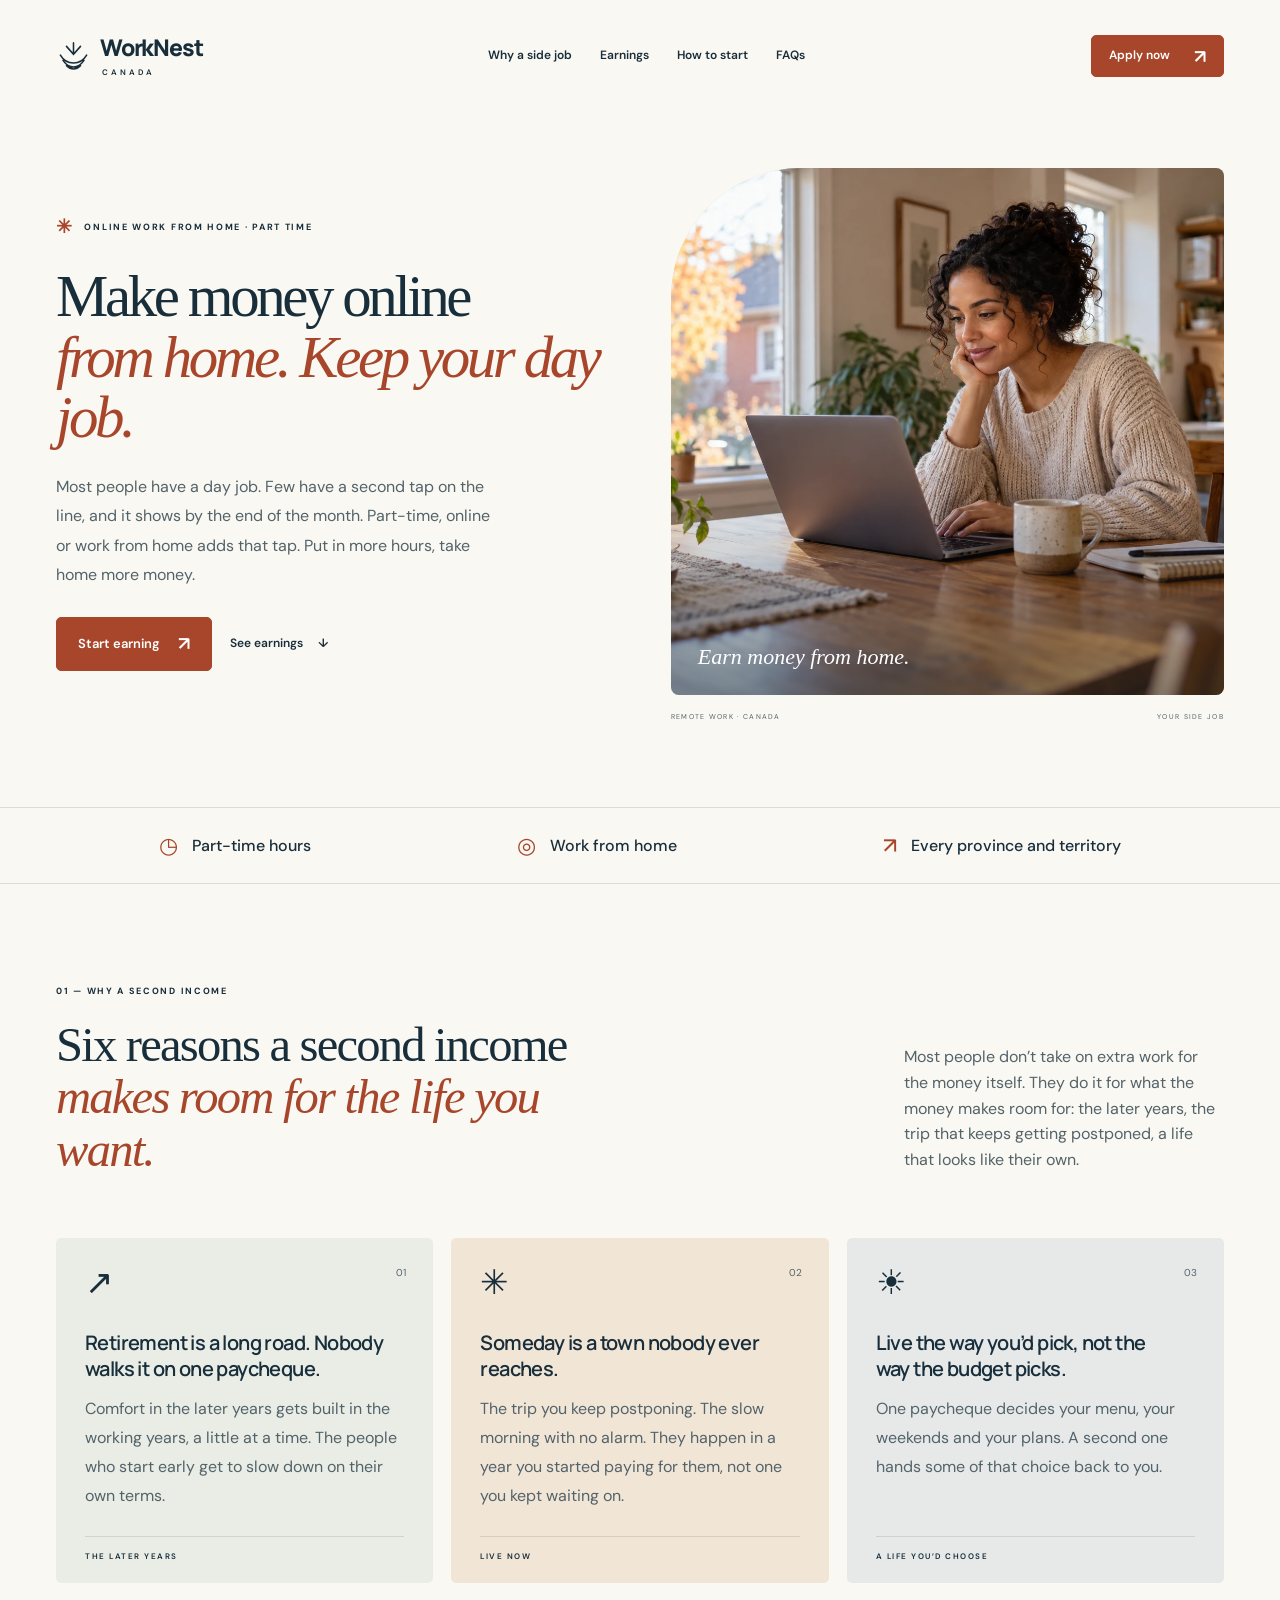
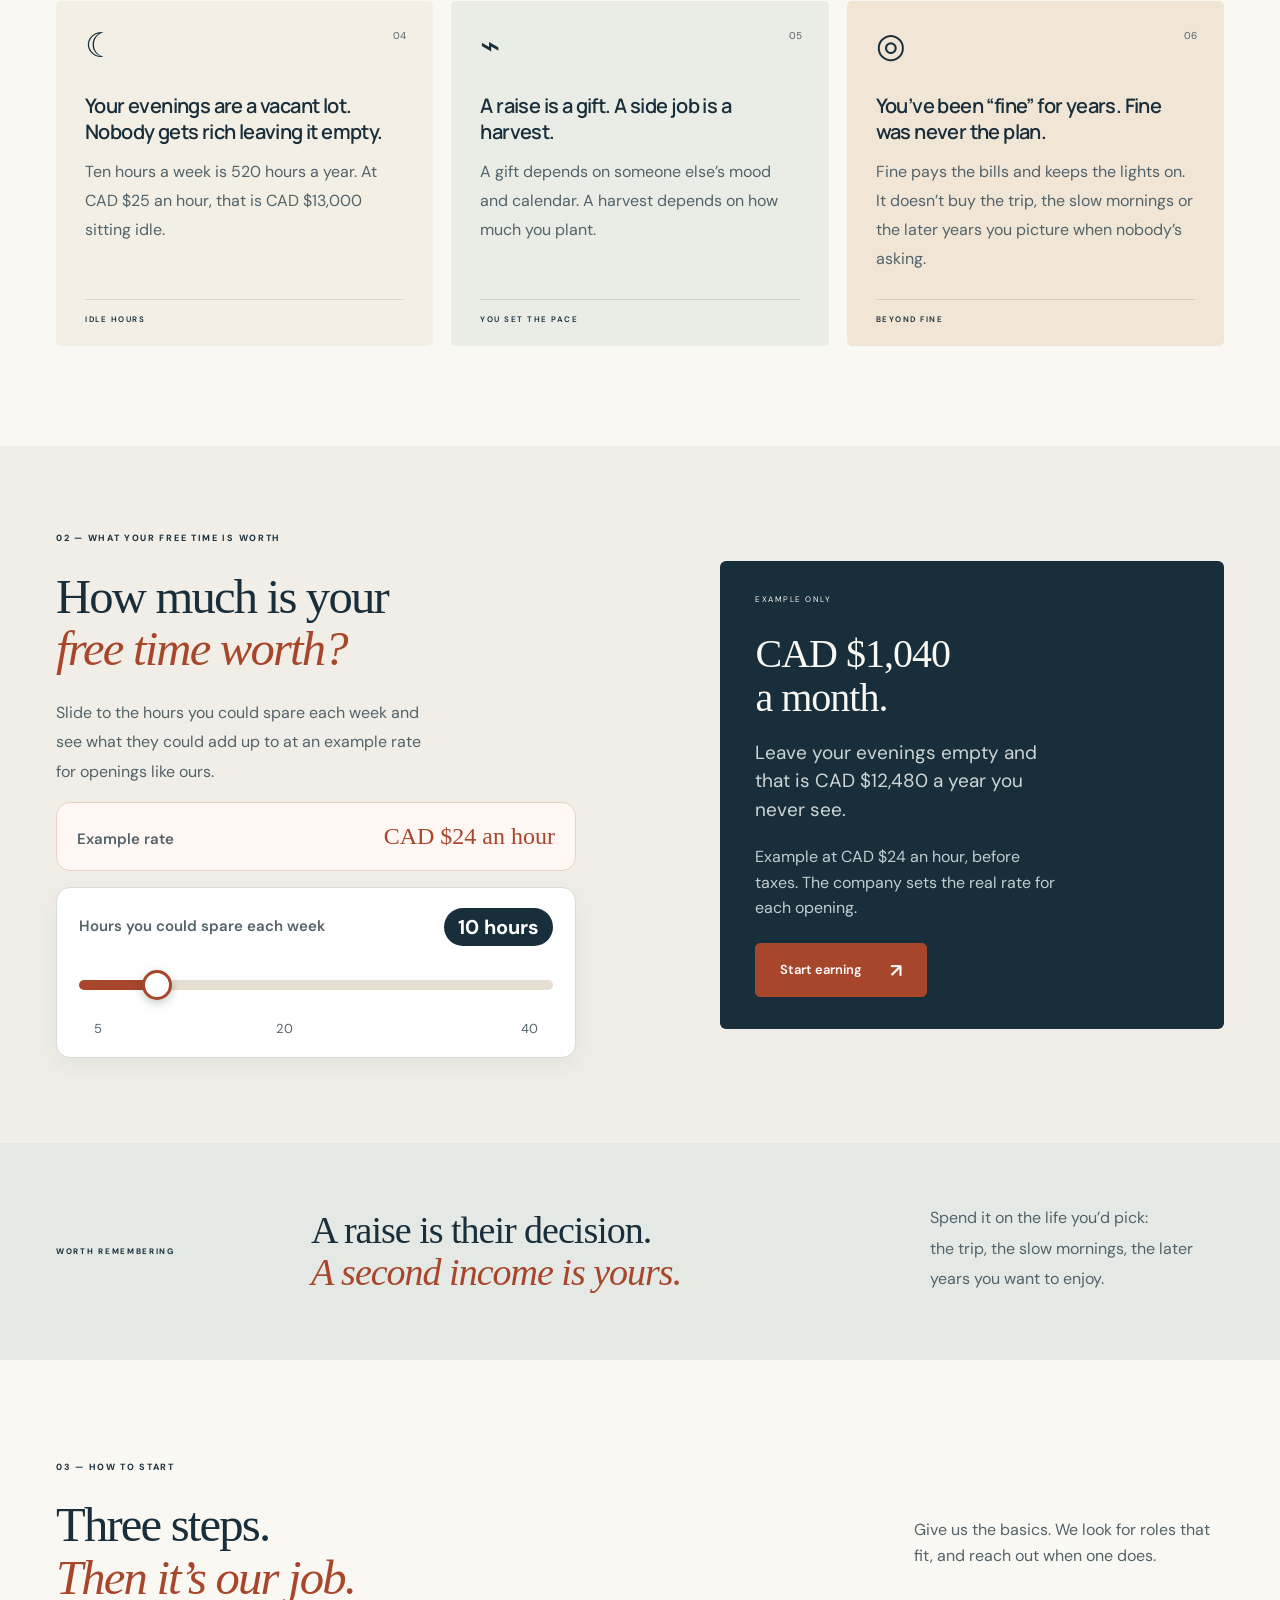
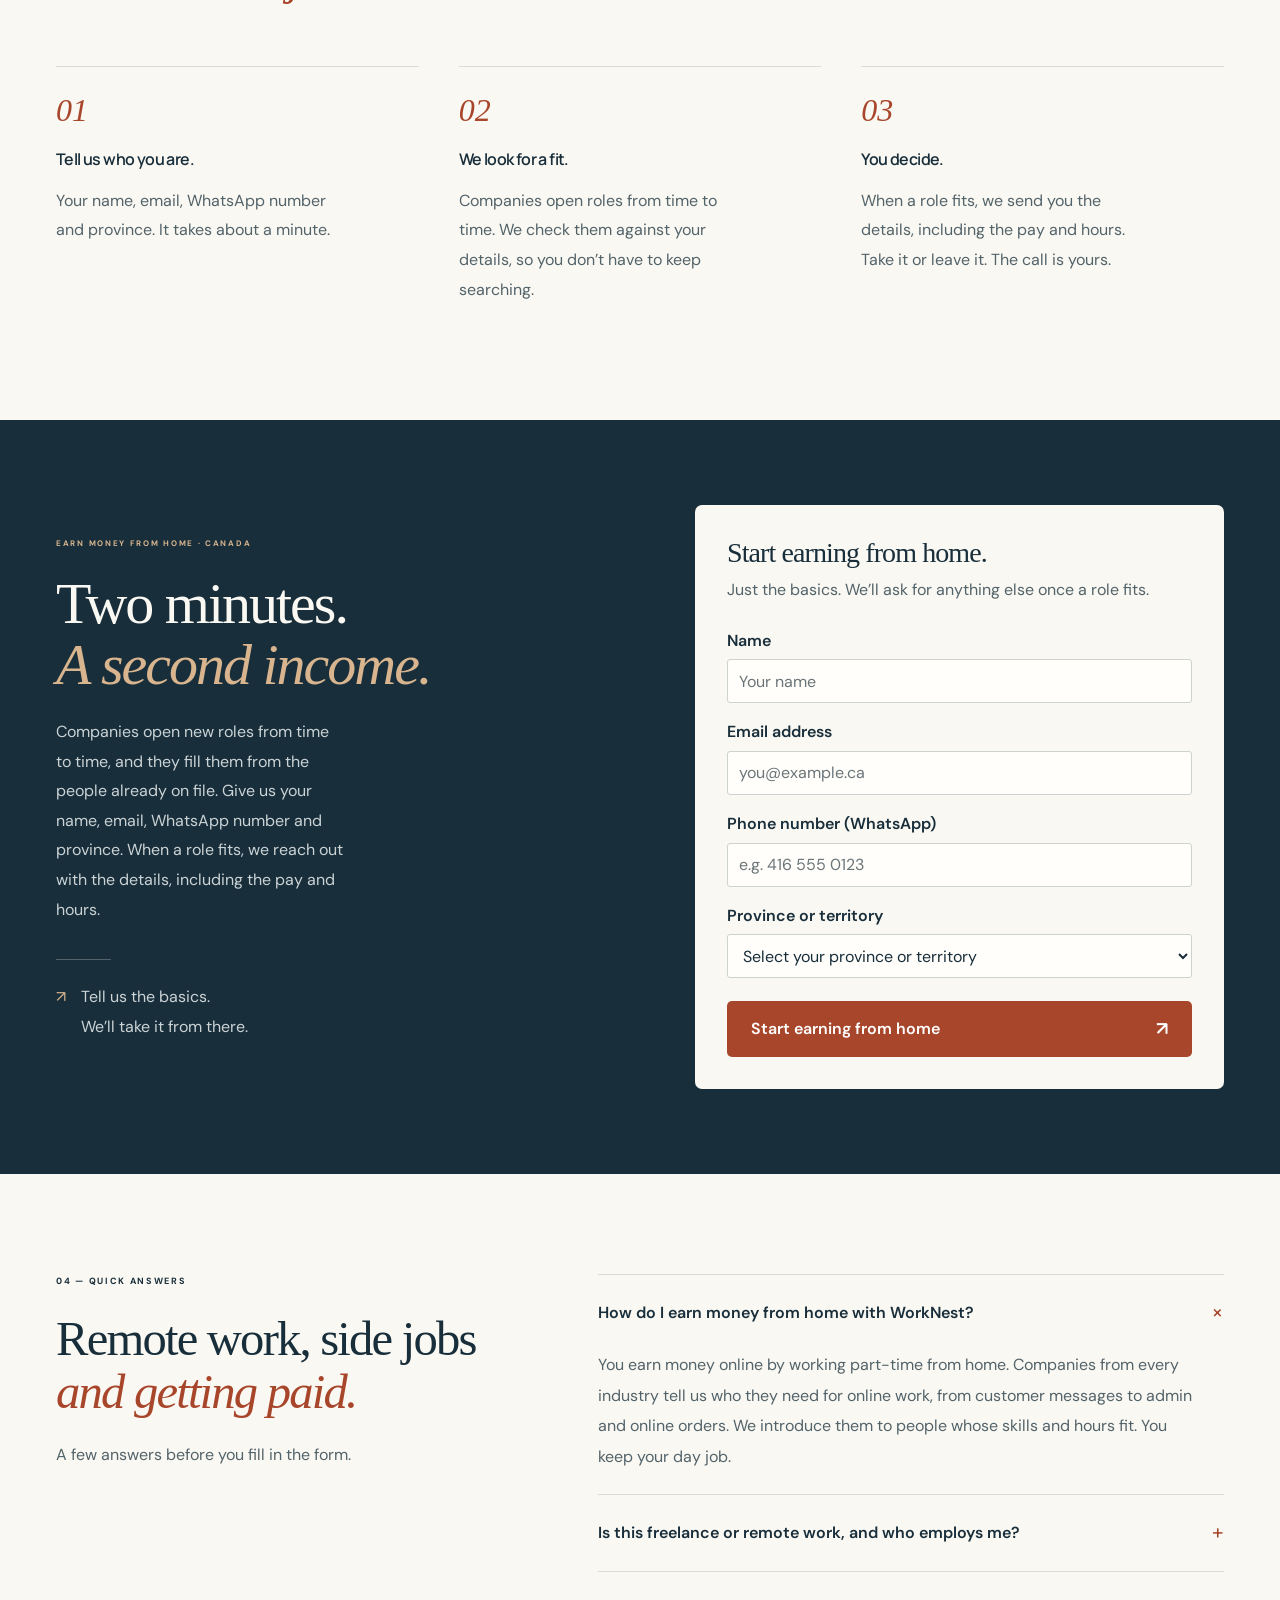
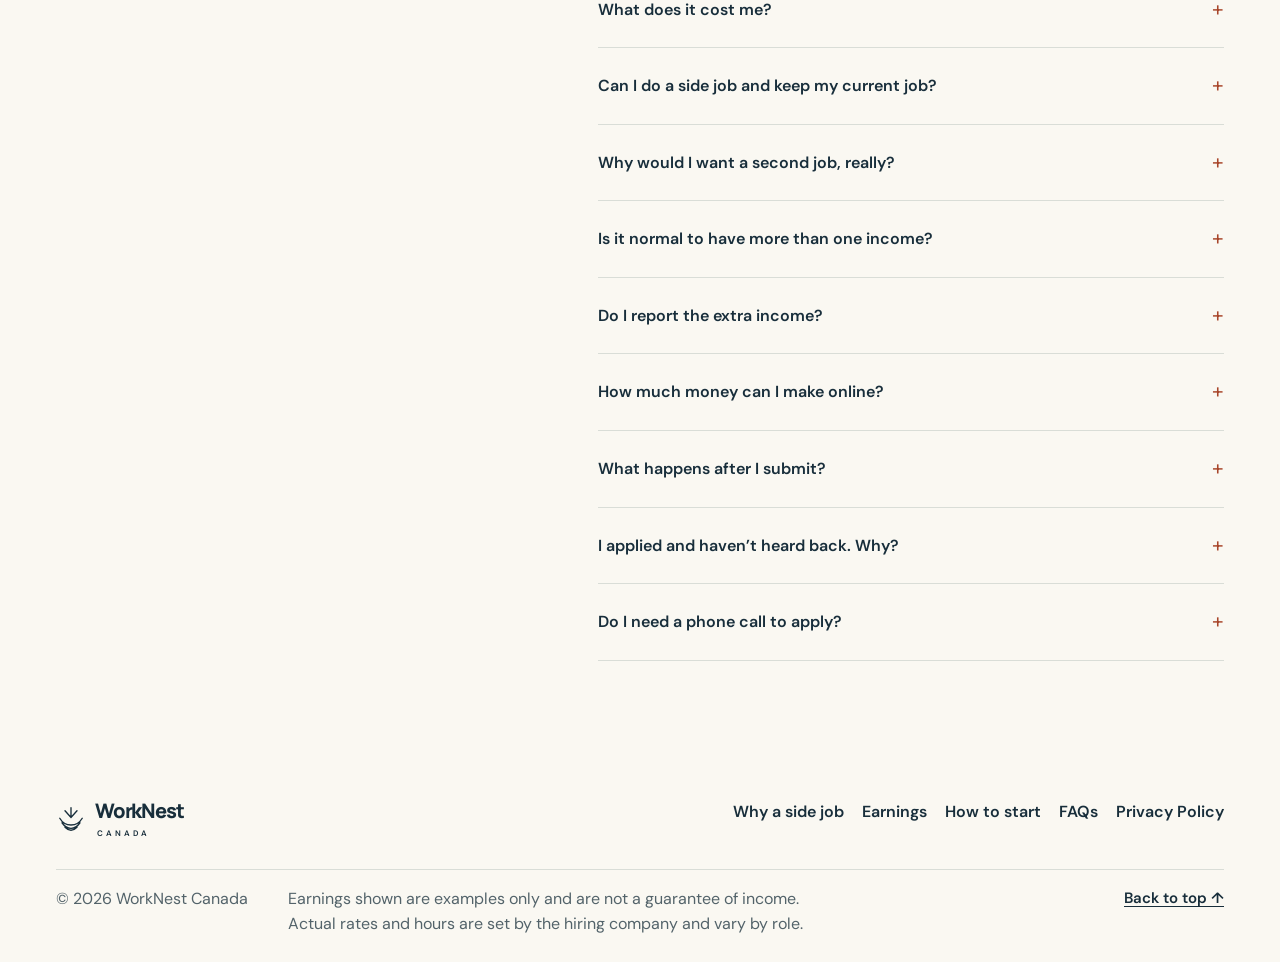
<file: index.html>
<!doctype html>
<html lang="en-CA">
<head>
  <meta charset="utf-8">
  <meta name="viewport" content="width=device-width, initial-scale=1">
  <meta name="theme-color" content="#182e3b">
  <meta name="robots" content="noindex">
  <meta name="description" content="Earn money from home with part-time online work and a side job that fits around your day job. Remote work and freelance-style flexibility. Free to apply, open in all provinces and territories.">
  <title>Make Money Online From Home | Part-Time Remote Work in Canada | WorkNest</title>
  <link rel="icon" href="assets/favicon.svg" type="image/svg+xml">
  <link rel="stylesheet" href="styles.css">
  <script src="app.js" defer></script>
</head>
<body data-page="home" id="top">
  <a class="skip-link" href="#main">Skip to content</a>
  <header class="site-header wrap">
    <a class="brand" href="#top" aria-label="WorkNest Canada home"><svg viewBox="0 0 40 40" aria-hidden="true"><path d="M5 19c7 12 23 12 30 0M8 25c7 10 17 10 24 0M12 31c5 5 11 5 16 0M12 9l8 9 8-9M20 18V5"/></svg><span>WorkNest<small>CANADA</small></span></a>
    <nav id="site-nav" aria-label="Main navigation"><a href="#why">Why a side job</a><a href="#earnings">Earnings</a><a href="#how">How to start</a><a href="#faq">FAQs</a></nav>
    <a class="button small" href="#enquire">Apply now <span aria-hidden="true">↗</span></a>
  </header>
  <main id="main">
    <section class="hero wrap" aria-labelledby="hero-title">
      <div class="hero-copy">
        <p class="eyebrow"><span class="little-star">✳</span> ONLINE WORK FROM HOME · PART TIME</p>
        <h1 id="hero-title">Make money online<br><em>from home. Keep your day job.</em></h1>
        <p class="hero-intro">Most people have a day job. Few have a second tap on the line, and it shows by the end of the month. Part-time, online or work from home adds that tap. Put in more hours, take home more money.</p>
        <div class="hero-actions">
          <a class="button" href="#enquire">Start earning <span aria-hidden="true">↗</span></a>
          <a class="text-link" href="#earnings">See earnings <span aria-hidden="true">↓</span></a>
        </div>
      </div>
      <div class="hero-visual">
        <div class="photo-frame">
          <img src="assets/home-work.webp" alt="An illustrative scene of a woman using a laptop at her dining table in a bright, welcoming home" fetchpriority="high" width="1536" height="1024">
          <span class="photo-label">Earn money from home.</span>
        </div>
        <div class="photo-caption"><span>REMOTE WORK · CANADA</span><span>YOUR SIDE JOB</span></div>
      </div>
    </section>
    <div class="principle-strip"><div class="wrap"><p><span aria-hidden="true">◷</span> Part-time hours</p><p><span aria-hidden="true">◎</span> Work from home</p><p><span aria-hidden="true">↗</span> Every province and territory</p></div></div>
    <section class="everyday wrap section-space" id="why" aria-labelledby="why-title">
      <div class="section-intro">
        <p class="eyebrow">01 — WHY A SECOND INCOME</p>
        <h2 id="why-title">Six reasons a second income<br><em>makes room for the life you want.</em></h2>
        <p>Most people don’t take on extra work for the money itself. They do it for what the money makes room for: the later years, the trip that keeps getting postponed, a life that looks like their own.</p>
      </div>
      <div class="reason-grid why-grid">
        <article class="reason groceries"><span class="line-icon" aria-hidden="true">↗</span><span class="reason-index">01</span><h3>Retirement is a long road. Nobody walks it on one paycheque.</h3><p>Comfort in the later years gets built in the working years, a little at a time. The people who start early get to slow down on their own terms.</p><div class="reason-bottom">THE LATER YEARS</div></article>
        <article class="reason family"><span class="line-icon" aria-hidden="true">✳</span><span class="reason-index">02</span><h3>Someday is a town nobody ever reaches.</h3><p>The trip you keep postponing. The slow morning with no alarm. They happen in a year you started paying for them, not one you kept waiting on.</p><div class="reason-bottom">LIVE NOW</div></article>
        <article class="reason future"><span class="line-icon" aria-hidden="true">☀</span><span class="reason-index">03</span><h3>Live the way you’d pick, not the way the budget picks.</h3><p>One paycheque decides your menu, your weekends and your plans. A second one hands some of that choice back to you.</p><div class="reason-bottom">A LIFE YOU’D CHOOSE</div></article>
        <article class="reason note"><span class="line-icon" aria-hidden="true">☾</span><span class="reason-index">04</span><h3>Your evenings are a vacant lot. Nobody gets rich leaving it empty.</h3><p>Ten hours a week is 520 hours a year. At CAD $25 an hour, that is CAD $13,000 sitting idle.</p><div class="reason-bottom">IDLE HOURS</div></article>
        <article class="reason groceries"><span class="line-icon" aria-hidden="true">⌁</span><span class="reason-index">05</span><h3>A raise is a gift. A side job is a harvest.</h3><p>A gift depends on someone else’s mood and calendar. A harvest depends on how much you plant.</p><div class="reason-bottom">YOU SET THE PACE</div></article>
        <article class="reason family"><span class="line-icon" aria-hidden="true">◎</span><span class="reason-index">06</span><h3>You’ve been “fine” for years. Fine was never the plan.</h3><p>Fine pays the bills and keeps the lights on. It doesn’t buy the trip, the slow mornings or the later years you picture when nobody’s asking.</p><div class="reason-bottom">BEYOND FINE</div></article>
      </div>
    </section>
    <section class="week-section" id="earnings" aria-labelledby="earn-title">
      <div class="wrap week-grid">
        <div>
          <p class="eyebrow">02 — WHAT YOUR FREE TIME IS WORTH</p>
          <h2 id="earn-title">How much is your<br><em>free time worth?</em></h2>
          <p class="section-description">Slide to the hours you could spare each week and see what they could add up to at an example rate for openings like ours.</p>
          <p class="rate-badge" data-rate="24"><span>Example rate</span><strong>CAD $24 an hour</strong></p>
          <div class="hours-slider">
            <div class="hours-head"><label for="example-hours">Hours you could spare each week</label><output id="hours-out" for="example-hours">10 hours</output></div>
            <input id="example-hours" type="range" min="5" max="40" step="1" value="10">
            <div class="hours-scale" aria-hidden="true"><span style="left:0">5</span><span style="left:42.86%">20</span><span style="left:100%">40</span></div>
          </div>
        </div>
        <div class="week-board">
          <div class="board-top"><span>EXAMPLE ONLY</span></div>
          <h3><span id="earnings-total">CAD $1,040</span><br>a month.</h3>
          <p id="earnings-year" aria-live="polite">Leave your evenings empty and that is CAD $12,480 a year you never see.</p>
          <p class="schedule-note" id="earnings-note">Example at CAD $24 an hour, before taxes. The company sets the real rate for each opening.</p>
          <a class="button board-cta" href="#enquire">Start earning <span aria-hidden="true">↗</span></a>
        </div>
      </div>
    </section>
    <section class="manifesto">
      <div class="wrap manifesto-grid">
        <p class="eyebrow">WORTH REMEMBERING</p>
        <blockquote>A raise is their decision.<br><em>A second income is yours.</em></blockquote>
        <p class="manifesto-caption">Spend it on the life you’d pick:<br>the trip, the slow mornings, the later years you want to enjoy.</p>
      </div>
    </section>
    <section class="how-section wrap section-space" id="how" aria-labelledby="how-title">
      <div class="how-heading">
        <div>
          <p class="eyebrow">03 — HOW TO START</p>
          <h2 id="how-title">Three steps.<br><em>Then it’s our job.</em></h2>
        </div>
        <p>Give us the basics. We look for roles that fit, and reach out when one does.</p>
      </div>
      <ol class="steps">
        <li><span class="step-number">01</span><h3>Tell us who you are.</h3><p>Your name, email, WhatsApp number and province. It takes about a minute.</p></li>
        <li><span class="step-number">02</span><h3>We look for a fit.</h3><p>Companies open roles from time to time. We check them against your details, so you don’t have to keep searching.</p></li>
        <li><span class="step-number">03</span><h3>You decide.</h3><p>When a role fits, we send you the details, including the pay and hours. Take it or leave it. The call is yours.</p></li>
      </ol>
    </section>
    <section class="enquiry-section" id="enquire" aria-labelledby="enquire-title">
      <div class="wrap enquiry-grid">
        <div class="enquiry-copy">
          <p class="eyebrow">EARN MONEY FROM HOME · CANADA</p>
          <h2 id="enquire-title">Two minutes.<br><em>A second income.</em></h2>
          <p>Companies open new roles from time to time, and they fill them from the people already on file. Give us your name, email, WhatsApp number and province. When a role fits, we reach out with the details, including the pay and hours.</p>
          <div class="enquiry-rule"></div>
          <p class="enquiry-note"><span aria-hidden="true">↗</span> Tell us the basics.<br>We’ll take it from there.</p>
        </div>
        <div class="form-card">
          <div class="form-card-head"><h3>Start earning from home.</h3></div>
          <p class="form-intro">Just the basics. We’ll ask for anything else once a role fits.</p>
          <form id="enquiry-form" data-endpoint="">
            <div class="field"><label for="first-name">Name</label><input id="first-name" name="name" autocomplete="name" placeholder="Your name" required maxlength="120"></div>
            <div class="field"><label for="email">Email address</label><input id="email" name="email" type="email" autocomplete="email" placeholder="you@example.ca" required maxlength="254"></div>
            <div class="field"><label for="phone">Phone number (WhatsApp)</label><input id="phone" name="phone" type="tel" inputmode="tel" autocomplete="tel" placeholder="e.g. 416 555 0123" required minlength="10" maxlength="20"></div>
            <div class="field">
              <label for="province">Province or territory</label>
              <select id="province" name="province" required>
                <option value="">Select your province or territory</option>
                <option>Alberta</option>
                <option>British Columbia</option>
                <option>Manitoba</option>
                <option>New Brunswick</option>
                <option>Newfoundland and Labrador</option>
                <option>Northwest Territories</option>
                <option>Nova Scotia</option>
                <option>Nunavut</option>
                <option>Ontario</option>
                <option>Prince Edward Island</option>
                <option>Quebec</option>
                <option>Saskatchewan</option>
                <option>Yukon</option>
              </select>
            </div>
            <button type="submit" class="button form-submit">Start earning from home <span aria-hidden="true">↗</span></button>
            <div id="form-result" role="status" hidden></div>
          </form>
        </div>
      </div>
    </section>

    <section class="faq-section wrap section-space" id="faq" aria-labelledby="faq-title">
      <div>
        <p class="eyebrow">04 — QUICK ANSWERS</p>
        <h2 id="faq-title">Remote work, side jobs<br><em>and getting paid.</em></h2>
        <p class="section-description">A few answers before you fill in the form.</p>
      </div>
      <div class="faq-list">
        <details open>
          <summary>How do I earn money from home with WorkNest?<span aria-hidden="true">+</span></summary>
          <p>You earn money online by working part-time from home. Companies from every industry tell us who they need for online work, from customer messages to admin and online orders. We introduce them to people whose skills and hours fit. You keep your day job.</p>
        </details>
        <details>
          <summary>Is this freelance or remote work, and who employs me?<span aria-hidden="true">+</span></summary>
          <p>It is remote, part-time, work-from-home work. The company that takes you on, not WorkNest, sets the terms for each role. Pay, hours and duties are shown to you before you decide.</p>
        </details>
        <details>
          <summary>What does it cost me?<span aria-hidden="true">+</span></summary>
          <p>Applying costs you nothing.</p>
        </details>
        <details>
          <summary>Can I do a side job and keep my current job?<span aria-hidden="true">+</span></summary>
          <p>Yes, that is the idea. A second income works best beside a job, not instead of one. Check each opportunity’s hours and conditions, and any obligations to your current employer.</p>
        </details>
        <details>
          <summary>Why would I want a second job, really?<span aria-hidden="true">+</span></summary>
          <p>Rent and groceries are the answer most people give. The better question is what kind of life you want it to buy: the trip home, the easier later years, the weekends that are properly yours. Statistics Canada found that about 1 in 7 multiple jobholders in 2023 worked a second job for work they were passionate about.</p>
        </details>
        <details>
          <summary>Is it normal to have more than one income?<span aria-hidden="true">+</span></summary>
          <p>It is common. Statistics Canada reports about 1.1 million employed Canadians (5.6%) held more than one job in 2023. About a third said financial necessity was the main reason, and about a third said extra income.</p>
        </details>
        <details>
          <summary>Do I report the extra income?<span aria-hidden="true">+</span></summary>
          <p>Yes. Self-employment and side income is reported on your tax return, including tips. Reporting it accurately also keeps your benefits and credits correct. Check the Canada Revenue Agency’s guidance for your situation. This site does not give tax advice.</p>
        </details>
        <details>
          <summary>How much money can I make online?<span aria-hidden="true">+</span></summary>
          <p>It depends on the hours you put in and the rate for the role. The <a href="#earnings">earnings section</a> shows an example. These figures are illustrations, not promises, and you see the real rate and hours before you decide.</p>
        </details>
        <details>
          <summary>What happens after I submit?<span aria-hidden="true">+</span></summary>
          <p>Thank you for your submission. We review the information you provided and get in touch with you shortly after.</p>
        </details>
        <details>
          <summary>I applied and haven’t heard back. Why?<span aria-hidden="true">+</span></summary>
          <p>Roles open from time to time, and we reach out when one fits your skills and hours. If you haven’t heard from us, there isn’t a match for you yet. You stay on file, so you’re considered when the next one opens.</p>
        </details>
        <details>
          <summary>Do I need a phone call to apply?<span aria-hidden="true">+</span></summary>
          <p>No. Fill in the short online form with your name, email, WhatsApp number and province.</p>
        </details>
      </div>
    </section>
    
      </main>
  <footer class="site-footer wrap">
    <div class="footer-top">
      <a class="brand" href="#top"><svg viewBox="0 0 40 40" aria-hidden="true"><path d="M5 19c7 12 23 12 30 0M8 25c7 10 17 10 24 0M12 31c5 5 11 5 16 0M12 9l8 9 8-9M20 18V5"/></svg><span>WorkNest<small>CANADA</small></span></a>
      <nav class="footer-links" aria-label="Footer"><a href="#why">Why a side job</a><a href="#earnings">Earnings</a><a href="#how">How to start</a><a href="#faq">FAQs</a><a href="privacy.html">Privacy Policy</a></nav>
    </div>
    <div class="footer-bottom" id="preview-note">
      <p>© <span id="year">2026</span> WorkNest Canada</p>
      <p>Earnings shown are examples only and are not a guarantee of income. Actual rates and hours are set by the hiring company and vary by role.</p>
      <a class="back-top" href="#top">Back to top <span aria-hidden="true">↑</span></a>
    </div>
  </footer>
  <a class="sticky-cta" href="#enquire" hidden>Start earning <span aria-hidden="true">↗</span></a>
</body>
</html>
</file>
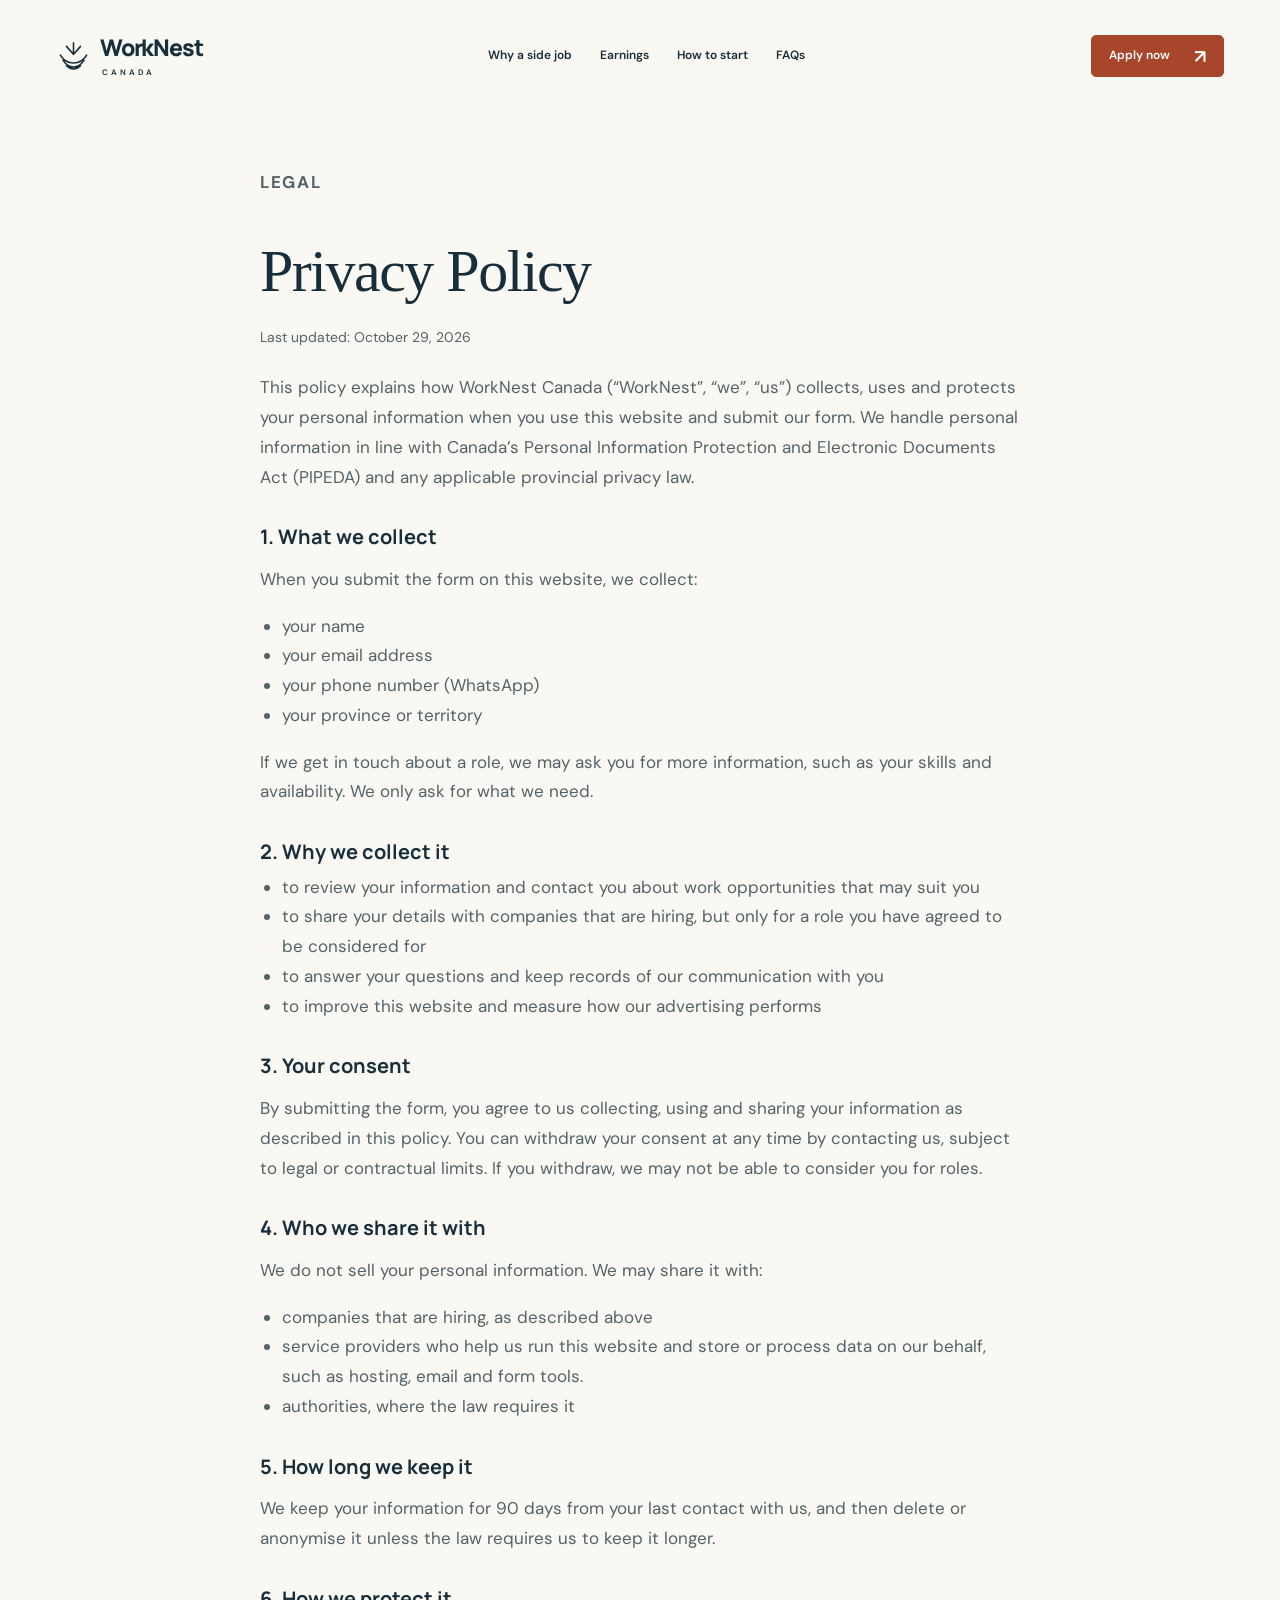
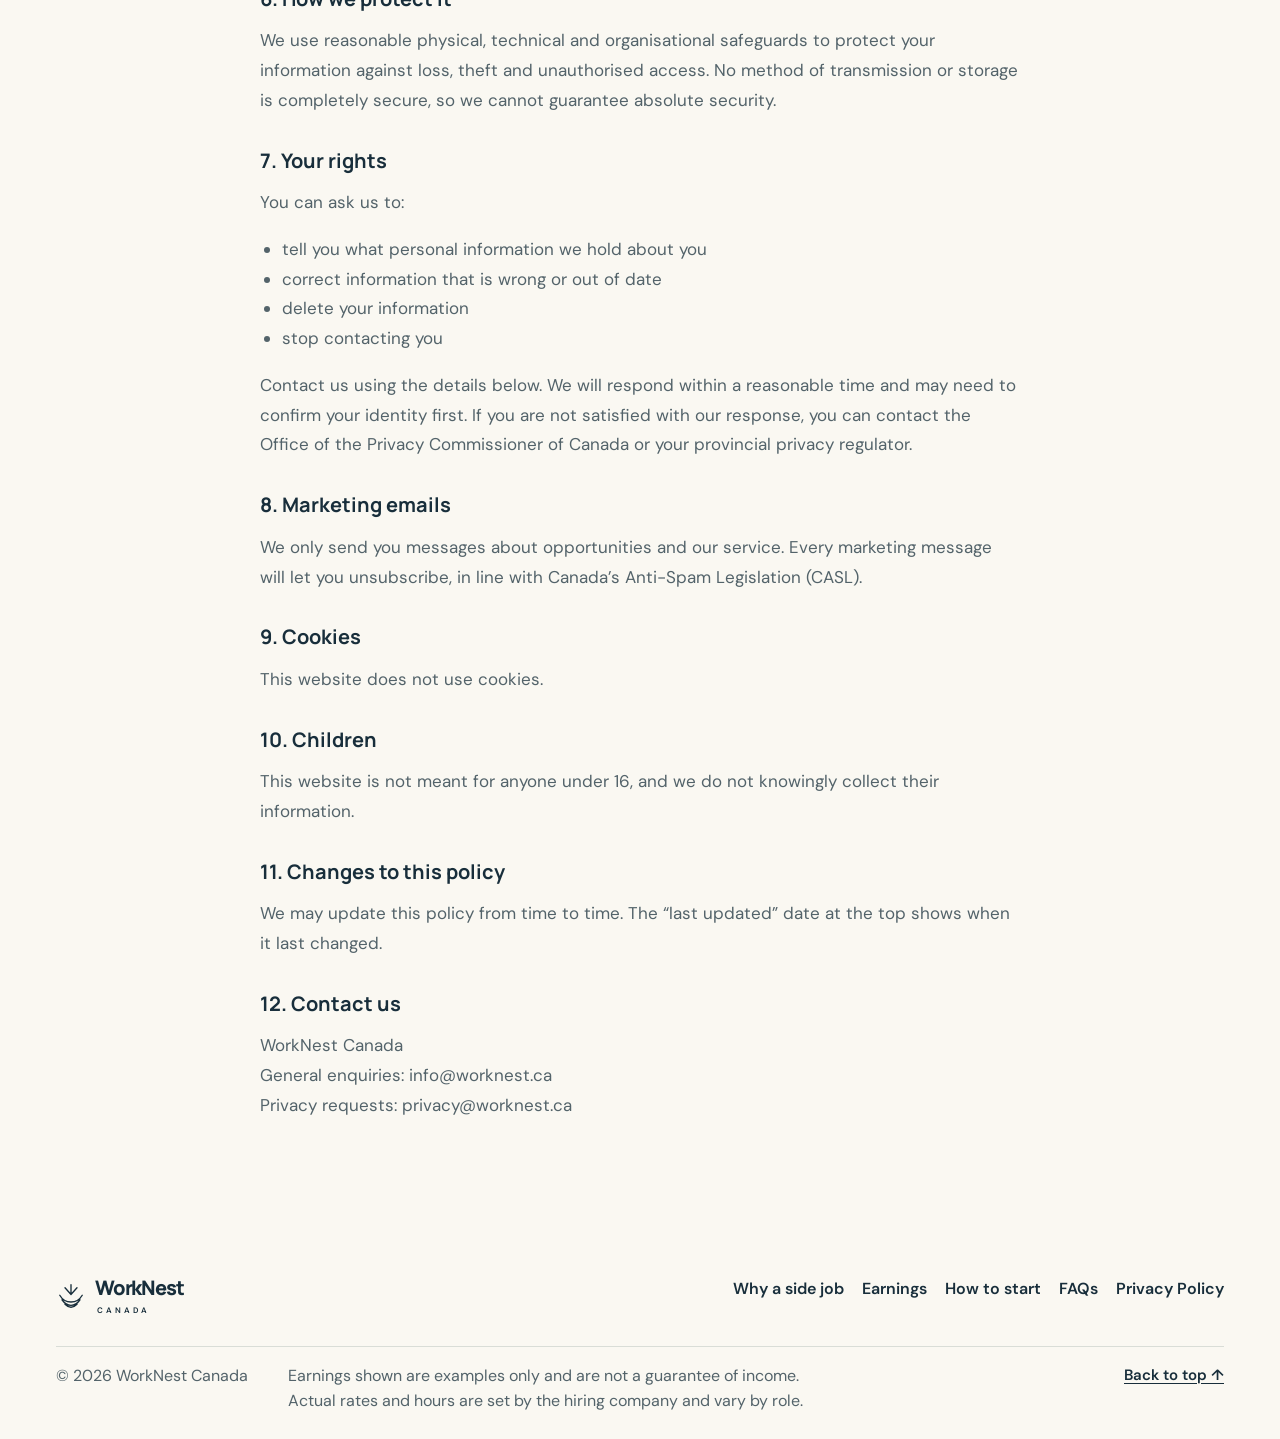
<file: privacy.html>
<!doctype html>
<html lang="en-CA">
<head>
  <meta charset="utf-8">
  <meta name="viewport" content="width=device-width, initial-scale=1">
  <meta name="theme-color" content="#182e3b">
  <meta name="robots" content="noindex">
  <meta name="description" content="How WorkNest Canada collects, uses and protects your personal information.">
  <title>Privacy Policy | WorkNest Canada</title>
  <link rel="icon" href="assets/favicon.svg" type="image/svg+xml">
  <link rel="stylesheet" href="styles.css">
  <script src="app.js" defer></script>
</head>
<body id="top">
  <a class="skip-link" href="#main">Skip to content</a>
  <header class="site-header wrap">
    <a class="brand" href="index.html" aria-label="WorkNest Canada home"><svg viewBox="0 0 40 40" aria-hidden="true"><path d="M5 19c7 12 23 12 30 0M8 25c7 10 17 10 24 0M12 31c5 5 11 5 16 0M12 9l8 9 8-9M20 18V5"/></svg><span>WorkNest<small>CANADA</small></span></a>
    <nav id="site-nav" aria-label="Main navigation"><a href="index.html#why">Why a side job</a><a href="index.html#earnings">Earnings</a><a href="index.html#how">How to start</a><a href="index.html#faq">FAQs</a></nav>
    <a class="button small" href="index.html#enquire">Apply now <span aria-hidden="true">↗</span></a>
  </header>
  <main id="main">
    <section class="legal wrap section-space" aria-labelledby="privacy-title">
      <p class="eyebrow">LEGAL</p>
      <h1 id="privacy-title">Privacy Policy</h1>
      <p class="legal-updated">Last updated: October 29, 2026</p>
      <p>This policy explains how WorkNest Canada (“WorkNest”, “we”, “us”) collects, uses and protects your personal information when you use this website and submit our form. We handle personal information in line with Canada’s Personal Information Protection and Electronic Documents Act (PIPEDA) and any applicable provincial privacy law.</p>

      <h2>1. What we collect</h2>
      <p>When you submit the form on this website, we collect:</p>
      <ul>
        <li>your name</li>
        <li>your email address</li>
        <li>your phone number (WhatsApp)</li>
        <li>your province or territory</li>
      </ul>
      <p>If we get in touch about a role, we may ask you for more information, such as your skills and availability. We only ask for what we need.</p>

      <h2>2. Why we collect it</h2>
      <ul>
        <li>to review your information and contact you about work opportunities that may suit you</li>
        <li>to share your details with companies that are hiring, but only for a role you have agreed to be considered for</li>
        <li>to answer your questions and keep records of our communication with you</li>
        <li>to improve this website and measure how our advertising performs</li>
      </ul>

      <h2>3. Your consent</h2>
      <p>By submitting the form, you agree to us collecting, using and sharing your information as described in this policy. You can withdraw your consent at any time by contacting us, subject to legal or contractual limits. If you withdraw, we may not be able to consider you for roles.</p>

      <h2>4. Who we share it with</h2>
      <p>We do not sell your personal information. We may share it with:</p>
      <ul>
        <li>companies that are hiring, as described above</li>
        <li>service providers who help us run this website and store or process data on our behalf, such as hosting, email and form tools.</li>
        <li>authorities, where the law requires it</li>
      </ul>

      <h2>5. How long we keep it</h2>
      <p>We keep your information for 90 days from your last contact with us, and then delete or anonymise it unless the law requires us to keep it longer.</p>

      <h2>6. How we protect it</h2>
      <p>We use reasonable physical, technical and organisational safeguards to protect your information against loss, theft and unauthorised access. No method of transmission or storage is completely secure, so we cannot guarantee absolute security.</p>

      <h2>7. Your rights</h2>
      <p>You can ask us to:</p>
      <ul>
        <li>tell you what personal information we hold about you</li>
        <li>correct information that is wrong or out of date</li>
        <li>delete your information</li>
        <li>stop contacting you</li>
      </ul>
      <p>Contact us using the details below. We will respond within a reasonable time and may need to confirm your identity first. If you are not satisfied with our response, you can contact the Office of the Privacy Commissioner of Canada or your provincial privacy regulator.</p>

      <h2>8. Marketing emails</h2>
      <p>We only send you messages about opportunities and our service. Every marketing message will let you unsubscribe, in line with Canada’s Anti-Spam Legislation (CASL).</p>

      <h2>9. Cookies</h2>
      <p>This website does not use cookies.</p>

      <h2>10. Children</h2>
      <p>This website is not meant for anyone under 16, and we do not knowingly collect their information.</p>

      <h2>11. Changes to this policy</h2>
      <p>We may update this policy from time to time. The “last updated” date at the top shows when it last changed.</p>

      <h2>12. Contact us</h2>
      <p>WorkNest Canada<br>General enquiries: <a href="mailto:info@worknest.ca">info@worknest.ca</a><br>Privacy requests: <a href="mailto:privacy@worknest.ca">privacy@worknest.ca</a></p>
    </section>
  </main>
  <footer class="site-footer wrap">
    <div class="footer-top">
      <a class="brand" href="index.html"><svg viewBox="0 0 40 40" aria-hidden="true"><path d="M5 19c7 12 23 12 30 0M8 25c7 10 17 10 24 0M12 31c5 5 11 5 16 0M12 9l8 9 8-9M20 18V5"/></svg><span>WorkNest<small>CANADA</small></span></a>
      <nav class="footer-links" aria-label="Footer"><a href="index.html#why">Why a side job</a><a href="index.html#earnings">Earnings</a><a href="index.html#how">How to start</a><a href="index.html#faq">FAQs</a><a href="privacy.html">Privacy Policy</a></nav>
    </div>
    <div class="footer-bottom" id="preview-note">
      <p>© <span id="year">2026</span> WorkNest Canada</p>
      <p>Earnings shown are examples only and are not a guarantee of income. Actual rates and hours are set by the hiring company and vary by role.</p>
      <a class="back-top" href="#top">Back to top <span aria-hidden="true">↑</span></a>
    </div>
  </footer>
</body>
</html>
</file>
<file: styles.css>
@import url('https://fonts.googleapis.com/css2?family=DM+Sans:wght@400;450;500;550;600;650;700&family=Manrope:wght@500;600;650;700;750;800&display=swap');
:root{--paper:#faf8f2;--ink:#182e3b;--muted:#53636a;--rust:#a8462b;--line:#d9ddd7;--white:#fff;--serif:Georgia,'Times New Roman',serif;--sans:'DM Sans',Arial,sans-serif;--display:'Manrope',Arial,sans-serif}*{box-sizing:border-box}html{scroll-behavior:smooth;scroll-padding-top:26px}body{margin:0;background:var(--paper);color:var(--ink);font-family:var(--sans);font-size:15px;line-height:1.6}button,input,select{font:inherit}a{color:inherit;text-decoration:none}button,a,input,select,summary{-webkit-tap-highlight-color:transparent}a:focus-visible,button:focus-visible,summary:focus-visible,input:focus-visible,select:focus-visible{outline:3px solid #b35335;outline-offset:5px}button,a{touch-action:manipulation}button{cursor:pointer}.wrap{width:min(1240px,calc(100% - 112px));margin-inline:auto}.skip-link{position:fixed;top:-100px;left:20px;background:var(--ink);color:white;padding:12px 24px;z-index:10}.skip-link:focus{top:10px}.preview-bar{background:var(--ink);color:#f6f0e4;text-align:center;font-size:10px;font-weight:600;letter-spacing:1.1px;padding:9px 20px}.preview-bar span{color:#d4b180;margin:0 12px}.preview-bar a{margin-left:22px;color:#e0c8a5;text-decoration:underline;text-underline-offset:3px}.site-header{height:112px;display:flex;align-items:center;justify-content:space-between;gap:28px}.brand{display:flex;gap:9px;align-items:center;font-family:var(--display);font-size:23px;font-weight:800;letter-spacing:-1.2px;line-height:1.05}.brand svg{width:35px;height:40px;fill:none;stroke:currentColor;stroke-width:1.8;stroke-linecap:round}.brand small{display:block;font:600 8px var(--sans);letter-spacing:3px;margin:7px 0 0 2px}.site-header nav{display:flex;gap:28px;font-size:12px;font-weight:600}.site-header nav a:hover,.text-link:hover{color:var(--rust)}.button{display:inline-flex;align-items:center;justify-content:space-between;gap:28px;min-height:54px;padding:15px 24px;background:var(--rust);color:white;border:1px solid var(--rust);border-radius:5px;font-size:13px;font-weight:600;transition:background .2s,transform .2s}.button:hover{background:#86351f;border-color:#86351f;transform:translateY(-2px)}.button span{font-size:19px;line-height:1}.button.small{min-height:42px;padding:10px 17px;font-size:12px;gap:24px}.hero{display:grid;grid-template-columns:1.03fr 1fr;gap:45px;align-items:center;padding-top:44px;padding-bottom:80px}.eyebrow{font-size:9px;letter-spacing:1.7px;font-weight:700;margin:0 0 25px;line-height:1.6}.little-star{font-size:19px;color:var(--rust);vertical-align:middle;display:inline-block;margin-right:7px}.hero h1{font-family:var(--serif);font-size:clamp(46px,4.9vw,75px);font-weight:400;line-height:1.02;letter-spacing:-3.4px;margin:0 0 24px}em{font-weight:400;color:var(--rust)}.hero-intro{font-size:14px;line-height:1.85;max-width:375px;color:var(--muted);margin:0 0 27px}.hero-actions{display:flex;align-items:center;gap:25px}.text-link{font-size:12px;font-weight:600;display:inline-flex;align-items:center;gap:15px}.hero-footnote{font-size:10px;color:var(--muted);margin:22px 0 0}.hero-visual{position:relative;margin-top:12px;padding-bottom:5px}.photo-frame{position:relative;border-radius:130px 8px 8px 8px;overflow:hidden;background:#e5d8c4;aspect-ratio:1.05;isolation:isolate}.photo-frame:after{content:'';position:absolute;inset:60% 0 0;background:linear-gradient(transparent,#15242a80);z-index:0}.photo-frame img{width:100%;height:100%;object-fit:cover;object-position:62% center;display:block}.photo-label{position:absolute;bottom:25px;left:27px;right:20px;font:italic 22px var(--serif);color:white;z-index:1}.floating-note{position:absolute;left:-35px;top:54%;transform:rotate(-4deg);padding:17px 24px 17px 18px;background:#fffdf5;box-shadow:0 9px 32px #102a3817;display:flex;align-items:center;gap:13px;border:1px solid #e8e1d4}.floating-note p{font-size:11px;margin:0;line-height:1.7}.floating-note strong{font-weight:600}.note-mark{font:28px var(--serif);color:var(--rust)}.photo-caption{display:flex;justify-content:space-between;font-size:7px;letter-spacing:1.3px;margin-top:16px;color:var(--muted)}.principle-strip{border-top:1px solid var(--line);border-bottom:1px solid var(--line)}.principle-strip>.wrap{display:flex;align-items:center;justify-content:space-around;padding-block:20px}.principle-strip p{margin:0;font-size:11px;font-weight:500;display:flex;gap:14px;align-items:center}.principle-strip p span{font-size:22px;color:var(--rust)}.section-space{padding-top:100px;padding-bottom:100px}h2{font:400 clamp(36px,3.8vw,52px)/1.08 var(--serif);letter-spacing:-1.8px;margin:0 0 22px}.section-intro{display:grid;grid-template-columns:1fr 1fr;column-gap:70px;margin-bottom:40px}.section-intro .eyebrow{grid-column:1/-1;margin-bottom:20px}.section-intro>p:last-child{max-width:320px;color:var(--muted);font-size:13px;align-self:center;justify-self:end;margin:0}.reason-grid{display:grid;grid-template-columns:repeat(3,1fr);gap:18px}.reason{position:relative;padding:28px 29px 20px;border-radius:5px;min-height:304px}.groceries{background:#e9ede5}.family{background:#f1e5d6}.future{background:#e7e9e9}.line-icon{font-family:var(--serif);font-size:34px;font-weight:400;display:inline-block;height:54px;line-height:1}.reason-index{position:absolute;top:27px;right:27px;font-size:10px;color:var(--muted)}h3{font:600 18px/1.3 var(--display);letter-spacing:-.6px;margin:10px 0 13px}.reason p{font-size:12px;line-height:1.8;color:var(--muted);margin:0 0 26px;max-width:260px}.reason-bottom{padding-top:13px;border-top:1px solid #182e3b20;font-size:8px;letter-spacing:1.5px;font-weight:600}.week-section{background:#f0eee7;padding-block:85px}.week-grid{display:grid;grid-template-columns:1fr .9fr;gap:105px;align-items:center}.section-description{color:var(--muted);font-size:13px;line-height:1.85;max-width:370px}.schedule-options{display:grid;gap:7px;margin-top:30px}.schedule-option{display:flex;text-align:left;align-items:center;gap:16px;padding:15px 17px;border:1px solid transparent;border-bottom-color:#d5d9d3;background:transparent;color:var(--ink);border-radius:4px}.schedule-option:hover{background:#ffffff70}.schedule-option.active{border-color:var(--ink);background:var(--paper)}.option-icon{font:24px var(--serif);width:28px}.schedule-option strong{font-size:12px;font-weight:600;display:block}.schedule-option small{font-size:10px;color:var(--muted);display:block;margin-top:3px}.option-arrow{margin-left:auto;font-size:20px}.week-board{background:var(--ink);color:var(--paper);padding:32px 35px;border-radius:6px;position:relative}.board-top{display:flex;align-items:center;justify-content:space-between;font-size:8px;letter-spacing:1.5px}.board-top>span:last-child{font-size:36px;color:#d9b68c;line-height:1}.week-board h3{font:400 40px/1.08 var(--serif);letter-spacing:-1px;margin:27px 0 20px}.week-board>p{font-size:12px;color:#ced5d5;max-width:300px;min-height:66px}.calendar{padding-top:28px;border-top:1px solid #ffffff28;margin-top:27px}.calendar-label{font-size:7px;letter-spacing:1.2px;color:#ced5d5;margin-bottom:17px}.calendar-days,.calendar-slots{display:grid;grid-template-columns:repeat(7,1fr);gap:7px;text-align:center}.calendar-days{font-size:9px;color:#d8dddd;margin-bottom:9px}.calendar-slots>span{height:36px;background:#ffffff0e;border:1px solid #ffffff20;border-radius:4px;position:relative}.calendar-slots>.selected{background:#d9b68c;border-color:#d9b68c}.calendar-slots>.selected:after{content:'✳';font-size:20px;position:absolute;inset:2px 0;color:var(--ink)}.board-bottom{display:flex;align-items:center;gap:8px;margin-top:20px}.dot{width:6px;height:6px;border-radius:50%;background:#d9b68c}.board-bottom p{font-size:10px;margin:0}.week-board>.schedule-note{font-size:9px;color:#c1cdcf;margin-top:20px;margin-bottom:0;min-height:0}.how-heading{display:flex;justify-content:space-between;align-items:center;gap:60px}.how-heading>p{font-size:13px;color:var(--muted);max-width:310px}.steps{list-style:none;padding:0;margin:40px 0 0;display:grid;grid-template-columns:repeat(3,1fr);gap:40px}.steps li{border-top:1px solid var(--line);padding-top:25px}.step-number{font:italic 32px var(--serif);color:var(--rust)}.steps h3{font-size:16px;margin-top:20px}.steps p{font-size:12px;color:var(--muted);max-width:280px;line-height:1.85}.manifesto{background:#e4e9e5;padding:60px 0}.manifesto-grid{display:grid;grid-template-columns:.65fr 1.7fr .85fr;gap:30px;align-items:center}.manifesto .eyebrow{margin:0;font-size:8px}.manifesto blockquote{font:400 38px/1.12 var(--serif);letter-spacing:-1px;margin:0}.manifesto-caption{font-size:11px;color:var(--muted);align-self:end;margin:0 0 5px;line-height:1.9}.faq-section{display:grid;grid-template-columns:.85fr 1.15fr;gap:80px}.faq-list details{border-bottom:1px solid var(--line)}.faq-list details:first-child{border-top:1px solid var(--line)}summary{padding:21px 0;display:flex;justify-content:space-between;align-items:center;gap:20px;cursor:pointer;list-style:none;font-size:12px;font-weight:600}summary::-webkit-details-marker{display:none}summary span{font-size:21px;font-weight:400;color:var(--rust)}details[open] summary span{transform:rotate(45deg)}details p{font-size:12px;color:var(--muted);line-height:1.9;margin:0 26px 22px 0}.enquiry-section{background:var(--ink);color:var(--paper);padding:85px 0}.enquiry-grid{display:grid;grid-template-columns:1fr 1fr;gap:110px;align-items:center}.enquiry-copy .eyebrow{color:#d8b58e;font-size:8px}.enquiry-copy h2{font-size:58px;line-height:1.04;letter-spacing:-2px}.enquiry-copy h2 em{color:#d8b58e}.enquiry-copy>p:not(.eyebrow){font-size:13px;color:#cbd3d5;max-width:290px;line-height:1.85}.enquiry-rule{width:55px;height:1px;background:#ffffff40;margin:35px 0 22px}.enquiry-copy>.enquiry-note{font-size:11px;position:relative;padding-left:25px}.enquiry-note span{position:absolute;left:0;color:#d8b58e}.form-card{background:var(--paper);color:var(--ink);padding:32px;border-radius:7px}.form-card-head{display:flex;align-items:center;justify-content:space-between;gap:12px}.form-card h3{font:400 29px var(--serif);letter-spacing:-.9px;margin:0}.preview-pill{font-size:7px;letter-spacing:1px;border:1px solid #d5c4af;border-radius:20px;padding:4px 8px;color:#79513b}.form-intro{font-size:10px;color:var(--muted);margin:8px 0 25px}.field-row{display:grid;grid-template-columns:1fr 1fr;gap:12px}.field{margin-bottom:16px;min-width:0}.field label{display:block;font-size:10px;font-weight:600;margin-bottom:6px}.field label span{font-weight:400;color:var(--muted);font-size:9px}input,select{width:100%;height:44px;border:1px solid #cdd3cf;border-radius:3px;background:#fffefa;color:var(--ink);padding:10px 11px;font-size:11px}input::placeholder{color:#6b7579}select{padding-right:25px}.form-submit{width:100%;margin-top:7px;border:0}.form-fineprint{font-size:9px;color:var(--muted);text-align:center;line-height:1.7;margin:13px 0 0}#form-result{margin-top:18px;border-left:3px solid #60816b;padding:12px;background:#e4eae0;color:var(--ink);font-size:12px}.site-footer{padding-top:38px;padding-bottom:25px}.footer-top{display:flex;align-items:center;justify-content:space-between;gap:25px;padding-bottom:30px}.footer-top .brand{font-size:20px}.footer-top .brand svg{width:30px}.footer-top>p{font-size:11px;color:var(--muted)}.footer-top .text-link{font-size:10px}.footer-bottom{border-top:1px solid var(--line);padding-top:16px;display:flex;gap:70px;justify-content:space-between;font-size:8px;color:var(--muted)}.footer-bottom p{margin:0;max-width:550px}.footer-bottom p:first-child{white-space:nowrap}
@media(min-width:1550px){.hero h1{font-size:77px}.hero{gap:70px}.hero-intro{font-size:15px}}
@media(max-width:1100px){.wrap{width:calc(100% - 64px)}.site-header nav{gap:18px}.hero{gap:32px;padding-top:30px}.hero h1{font-size:57px}.hero-actions{gap:15px}.text-link{font-size:10px;gap:7px}.hero-visual .photo-frame{aspect-ratio:.87}.floating-note{left:-16px;padding:13px}.floating-note p{font-size:10px}.week-grid{gap:55px}.enquiry-grid{gap:60px}.manifesto-grid{grid-template-columns:.6fr 1.8fr 1fr}.manifesto blockquote{font-size:32px}.enquiry-copy h2{font-size:53px}}
@media(max-width:800px){.wrap{width:calc(100% - 40px)}.preview-bar{font-size:8px;letter-spacing:.5px}.preview-bar a{margin-left:10px}.site-header{height:90px}.site-header nav{display:none}.brand{font-size:22px}.hero{gap:28px;padding-top:24px;padding-bottom:45px}.hero h1{font-size:46px;letter-spacing:-2.1px}.hero .eyebrow{font-size:7px;letter-spacing:1px}.little-star{font-size:15px}.hero-intro{font-size:12px;line-height:1.8}.hero-actions{align-items:flex-start;flex-direction:column;gap:16px}.hero-footnote{font-size:9px}.hero-visual .photo-frame{aspect-ratio:.7;border-top-left-radius:80px}.photo-label{font-size:17px;bottom:18px;left:18px}.floating-note{left:-10px;top:60%;padding:12px 10px;gap:7px}.floating-note p{font-size:8px}.photo-caption{font-size:5px;letter-spacing:.8px}.section-space{padding-block:70px}.principle-strip>.wrap{justify-content:space-between;padding-block:18px}.principle-strip p{font-size:9px;gap:7px}.principle-strip p span{font-size:17px}.section-intro{gap:30px}.section-intro>p:last-child{font-size:12px}.reason-grid{gap:12px}.reason{padding:22px 19px 17px;min-height:306px}.reason h3{font-size:16px}.reason p{font-size:11px}.reason-index{right:20px;top:23px}.reason-bottom{font-size:7px;letter-spacing:1px}.week-grid{gap:35px}.week-section{padding-block:60px}.week-board{padding:26px 24px}.week-board h3{font-size:34px}.week-board>p{font-size:11px;min-height:80px}.week-board .schedule-note{min-height:0}.calendar-slots>span{height:29px}.calendar-slots>.selected:after{font-size:16px}.schedule-option{padding:12px 10px;gap:9px}.schedule-option strong{font-size:11px}.schedule-option small{font-size:9px}.how-heading{gap:30px}.how-heading>p{font-size:12px;max-width:250px}.steps{gap:25px}.steps h3{font-size:14px}.steps p{font-size:11px}.manifesto-grid{grid-template-columns:1fr 2fr;row-gap:22px}.manifesto-caption{grid-column:2}.manifesto blockquote{font-size:34px}.faq-section{gap:35px;grid-template-columns:.75fr 1.25fr}.enquiry-grid{gap:35px;grid-template-columns:.9fr 1.1fr}.enquiry-copy h2{font-size:43px}.form-card{padding:25px}.form-card h3{font-size:25px}.field-row{grid-template-columns:1fr;gap:0}.footer-bottom{gap:25px}.footer-top>p{font-size:10px}}
@media(max-width:580px){.wrap{width:calc(100% - 40px)}.preview-bar{padding:9px 12px;letter-spacing:.25px}.preview-bar span{margin-inline:5px}.preview-bar a{display:none}.site-header{height:84px}.site-header .button{padding:9px 13px;font-size:10px;min-height:39px;gap:18px}.brand{font-size:22px}.brand svg{width:31px}.hero{grid-template-columns:1fr;gap:32px;padding-top:20px;padding-bottom:38px}.hero .eyebrow{font-size:8px;margin-bottom:23px}.hero h1{font-size:clamp(46px,11.7vw,67px);letter-spacing:-2.5px;line-height:1.02;margin-bottom:23px}.hero-intro{font-size:13px;max-width:330px;line-height:1.85}.hero-actions{flex-direction:row;align-items:center;gap:19px}.hero-actions .text-link{font-size:10px;gap:6px}.hero-actions .button{font-size:12px;gap:22px;min-height:50px;padding:13px 19px}.hero-footnote{margin-top:18px;font-size:9px}.hero-visual{margin:0 0 0 14px}.hero-visual .photo-frame{aspect-ratio:1.13;border-top-left-radius:100px}.floating-note{left:-14px;top:43%;padding:13px 15px;gap:10px}.floating-note p{font-size:10px}.photo-label{bottom:23px;left:22px;font-size:20px}.photo-caption{font-size:6px;letter-spacing:1px}.principle-strip>.wrap{flex-wrap:wrap;justify-content:center;gap:10px 24px;padding-block:16px}.principle-strip p{font-size:9px;gap:7px}.principle-strip p:last-child{display:none}.section-space{padding-block:58px}.section-intro{display:block;margin-bottom:28px}.section-intro .eyebrow{margin-bottom:20px}.section-intro>p:last-child{font-size:13px;max-width:320px;margin-top:20px}h2{font-size:40px;letter-spacing:-1.5px}.eyebrow{font-size:8px;letter-spacing:1.4px}.reason-grid{grid-template-columns:1fr;gap:12px}.reason{padding:25px 26px 19px;min-height:0;display:grid;grid-template-columns:45px 1fr;column-gap:12px}.line-icon{grid-column:1;grid-row:1/3;font-size:31px;padding-top:8px}.reason-index{font-size:8px;right:21px;top:20px}.reason h3{grid-column:2;font-size:18px;margin-top:5px;margin-bottom:11px}.reason h3 br{display:none}.reason p{grid-column:2;font-size:12px;max-width:none;margin-bottom:19px}.reason-bottom{grid-column:2;font-size:7px;padding-top:11px}.week-grid{grid-template-columns:1fr;gap:30px}.week-section{padding-block:58px}.section-description{font-size:13px}.schedule-options{margin-top:24px}.schedule-option{padding:14px 15px;gap:12px}.schedule-option strong{font-size:12px}.schedule-option small{font-size:10px}.week-board{padding:29px}.week-board h3{font-size:39px}.week-board>p{font-size:12px;min-height:0}.board-top{font-size:7px}.calendar{margin-top:25px;padding-top:24px}.calendar-slots>span{height:36px}.calendar-slots>.selected:after{font-size:20px}.week-board>.schedule-note{font-size:9px}.how-heading{display:block}.how-heading>p{max-width:330px;font-size:13px;margin-top:20px}.steps{grid-template-columns:1fr;gap:25px;margin-top:32px}.steps li{padding-top:20px;display:grid;grid-template-columns:48px 1fr;column-gap:12px}.steps .step-number{grid-row:1/3;font-size:28px}.steps h3{margin:3px 0 9px;font-size:16px}.steps p{margin:0;font-size:12px;max-width:300px}.manifesto{padding-block:45px}.manifesto-grid{grid-template-columns:1fr;gap:22px}.manifesto blockquote{font-size:36px}.manifesto-caption{grid-column:auto;font-size:11px}.faq-section{grid-template-columns:1fr;gap:20px}.faq-section h2{margin-bottom:16px}.faq-list summary{font-size:12px;padding-block:20px}.enquiry-section{padding-block:58px}.enquiry-grid{grid-template-columns:1fr;gap:32px}.enquiry-copy h2{font-size:51px}.enquiry-copy>p:not(.eyebrow){font-size:13px;max-width:300px}.enquiry-rule,.enquiry-copy>.enquiry-note{display:none}.form-card{padding:26px 23px}.form-card h3{font-size:28px}.form-intro{font-size:10px}.field-row{grid-template-columns:1fr 1fr;gap:10px}input,select{font-size:16px;height:48px;padding:10px}.field label{font-size:11px}.field label span{font-size:8px}.field-row input{font-size:13px}.form-fineprint{font-size:9px}.footer-top{flex-wrap:wrap;gap:20px;padding-bottom:23px}.footer-top>p{display:none}.footer-bottom{display:block;font-size:8px}.footer-bottom p:last-child{margin-top:12px;max-width:350px}.footer-bottom p:first-child{white-space:normal}}
@media(prefers-reduced-motion:reduce){html{scroll-behavior:auto}*,*:before,*:after{transition:none!important;animation:none!important}}

/* Reading text stays at 16px across desktop, tablet and mobile. */
:root{--body-text-size:16px}
body{font-size:var(--body-text-size)}
.hero-intro,.hero-footnote,.floating-note p,.principle-strip p,
.section-intro>p:last-child,.reason p,.section-description,
.schedule-option strong,.schedule-option small,.week-board>p,
.board-bottom p,.week-board>.schedule-note,.how-heading>p,.steps p,
.manifesto-caption,.faq-list summary,details p,
.enquiry-copy>p:not(.eyebrow),.enquiry-copy>.enquiry-note,
.form-intro,.field label,.field label span,input,select,.field-row input,
.form-fineprint,#form-result,.footer-top>p,.footer-bottom p{
  font-size:var(--body-text-size);
}
.form-submit{font-size:var(--body-text-size)}
.week-board>p{min-height:0}
.floating-note{max-width:calc(100% + 20px);top:40%}
.footer-bottom{flex-wrap:wrap;gap:20px 40px}
.footer-bottom p:first-child{white-space:normal}
@media(max-width:800px){
  .floating-note{position:relative;left:auto;top:auto;transform:none;max-width:100%;margin-top:16px}
  .principle-strip>.wrap{flex-wrap:wrap;gap:16px 24px}
}
@media(max-width:580px){
  .field-row{grid-template-columns:1fr;gap:0}
  .footer-bottom p:last-child{max-width:none}
}

/* Allow the income CTA to wrap on narrow screens. */
.hero-actions{flex-wrap:wrap}

/* Fictional Google-style reviews and expandable WhatsApp-style attachment previews. */
.google-reviews{background:#f0eee7}.gr-heading{display:grid;grid-template-columns:1.25fr 1fr;gap:65px;align-items:center;margin-bottom:35px}.gr-heading h2{font-size:46px}.gr-disclosure{font-size:16px;line-height:1.75;color:var(--muted);border-left:2px solid #b59b74;padding-left:20px;margin:0}.gr-disclosure strong{display:block;color:var(--ink)}
.gr-grid{display:grid;grid-template-columns:repeat(3,minmax(0,1fr));gap:20px;align-items:start}.gr-card{background:white;border:1px solid #dadce0;border-radius:10px;padding:25px;box-shadow:0 2px 6px #182e3b08;min-width:0}.gr-person{display:flex;align-items:center;gap:10px}.gr-avatar{height:36px;width:36px;flex-shrink:0;border-radius:50%;background:#56765f;color:white;display:grid;place-items:center;font-size:13px}.avatar-clay{background:#a56a50}.avatar-blue{background:#536d85}.gr-person>div{min-width:0}.gr-person h3{font:600 15px/1.4 var(--sans);letter-spacing:0;margin:0}.gr-person h3 span{font-size:12px;font-weight:400;color:var(--muted)}.gr-person p{font-size:13px;color:var(--muted);margin:3px 0 0}.gr-google{font:bold 23px Arial,sans-serif;color:#4285f4;margin-left:auto;flex-shrink:0}.gr-rating{color:#b77700;font-size:21px;letter-spacing:1px;margin:20px 0 14px;line-height:1.5}.gr-rating>span{display:block;font-size:12px;color:var(--muted);letter-spacing:0;margin-top:3px}.gr-card blockquote{font-size:16px;line-height:1.8;margin:0 0 22px}.gr-no-attachment{display:flex;gap:10px;border-top:1px solid #e0e5df;padding-top:17px;color:var(--muted)}.gr-no-attachment>span{color:var(--rust);font-size:20px}.gr-no-attachment p{font-size:14px;line-height:1.7;margin:0}
.chat-thumb{padding:0;width:100%;display:block;border:1px solid #c9d4ca;border-radius:7px;text-align:left;overflow:hidden;background:#eae5dc;color:var(--ink)}.chat-thumb:hover{border-color:#637f6e;box-shadow:0 3px 12px #182e3b18}.thumb-top{display:flex;align-items:center;gap:8px;background:#204e40;color:#fff;padding:11px;font-size:12px;line-height:1.5}.thumb-top small{display:block;font-size:10px;color:#e0eee6}.thumb-avatar{width:28px;height:28px;border-radius:50%;background:#ffffff23;display:grid;place-items:center;font-size:12px;flex-shrink:0}.thumb-menu{margin-left:auto;font-size:22px}.thumb-body{display:flex;flex-direction:column;gap:12px;padding:17px 12px;background:radial-gradient(#c7c7bb45 1px,transparent 1px) 0 0/15px 15px #ede8de;min-height:228px}.thumb-bubble{display:block;max-width:90%;padding:10px 12px;font-size:13px;line-height:1.65;box-shadow:0 1px 2px #15241a18}.thumb-bubble.incoming{background:white;border-radius:0 7px 7px}.thumb-bubble.outgoing{background:#d7efc6;border-radius:7px 0 7px 7px;align-self:flex-end}.thumb-stamp{display:block;font-size:9px;letter-spacing:1px;font-weight:700;text-align:center;padding:5px 6px;background:#fffdf0bd;color:#655d4b;align-self:center;margin-top:auto}.thumb-open{display:flex;justify-content:space-between;align-items:center;font-size:12px;font-weight:600;padding:12px 13px;background:#f9fbf7}.thumb-open>span{font-size:18px}
.review-attachment{padding:0;border:0;border-radius:10px;width:min(510px,calc(100% - 32px));max-height:calc(100dvh - 40px);background:var(--paper);color:var(--ink);overflow:auto;box-shadow:0 20px 80px #071c2855}.review-attachment::backdrop{background:#0b1d26a3}.attachment-shell{padding:23px}.attachment-header{display:flex;justify-content:space-between;align-items:center;gap:16px}.attachment-header p{font-size:10px;letter-spacing:1px;font-weight:600;margin:0 0 5px;color:var(--rust)}.attachment-header h2{font:400 28px/1.15 var(--serif);letter-spacing:-.8px;margin:0}.attachment-header button{width:38px;height:38px;flex-shrink:0;border:1px solid #cbd2cc;border-radius:50%;background:transparent;color:var(--ink);font-size:25px;line-height:1}.attachment-header button:hover{background:#e5e8df}#attachment-note{font-size:16px;line-height:1.6;color:var(--muted);margin:16px 0}
.chat-screen{overflow:hidden;border:1px solid #c8d0c5;border-radius:7px}.chat-screen-top{display:flex;align-items:center;gap:11px;padding:16px;background:#204e40;color:white}.chat-profile{height:38px;width:38px;flex-shrink:0;display:grid;place-items:center;border-radius:50%;background:#ffffff24;font-size:16px}.chat-screen-top strong{display:block;font-size:16px;font-weight:600}.chat-screen-top div>span{display:block;font-size:12px;color:#dcebe1;margin-top:2px}.chat-transcript{display:flex;flex-direction:column;gap:14px;padding:18px 14px;background:radial-gradient(#c7c7bb45 1px,transparent 1px) 0 0/17px 17px #ede8de}.chat-date{font-size:10px;letter-spacing:.8px;background:#fffdf1cc;border-radius:4px;padding:5px 9px;align-self:center;color:#625b4f}.chat-message{max-width:90%;padding:11px 13px;box-shadow:0 1px 2px #15241a18}.chat-message.incoming{background:white;border-radius:0 8px 8px}.chat-message.outgoing{background:#d7efc6;align-self:flex-end;border-radius:8px 0 8px 8px}.chat-message p{font-size:16px;line-height:1.65;margin:0}.chat-message>span{display:block;text-align:right;font-size:10px;color:#59665a;margin-top:5px}.chat-screen-footer{font-size:12px;padding:12px 15px;line-height:1.6;background:#f7f8f3;color:#606b61;text-align:center}
@media(max-width:1100px){.gr-grid{gap:15px}.gr-card{padding:20px}.gr-person{gap:7px}.gr-person h3{font-size:14px}.gr-person p{font-size:12px}.gr-heading{gap:35px}.gr-heading h2{font-size:40px}.thumb-top{padding:10px 8px}.thumb-bubble{max-width:96%}}
@media(max-width:800px){.gr-grid{grid-template-columns:1fr}.gr-heading{grid-template-columns:1fr;gap:12px}.gr-disclosure{max-width:600px}.gr-card{padding:26px}.gr-person h3{font-size:16px}.gr-person p{font-size:13px}.chat-thumb{max-width:430px}.thumb-body{min-height:215px}.thumb-bubble{font-size:14px;max-width:85%}.thumb-top{padding:12px;font-size:14px}.thumb-top small{font-size:11px}.thumb-open{font-size:14px}.gr-no-attachment p{font-size:16px}}
@media(max-width:580px){.gr-heading h2{font-size:38px}.gr-card{padding:22px}.gr-heading{margin-bottom:25px}.gr-disclosure{padding-left:15px}.gr-grid{gap:16px}.thumb-bubble{max-width:92%;font-size:14px}.attachment-shell{padding:17px}.attachment-header h2{font-size:25px}.chat-transcript{padding:16px 11px}.chat-message{max-width:94%;padding:10px 12px}.chat-message p{font-size:16px}.thumb-body{min-height:220px}}

/* Make the offer and form action understandable at first glance. */
.hero h1{font-size:clamp(46px,4.6vw,69px)}.hero-intro{max-width:440px}.hero-actions{gap:18px}.hero-actions .text-link{font-size:12px}.hero-actions .button{gap:18px;padding-inline:21px}
.range-eyebrow{display:block;font-size:13px;font-weight:500}.floating-note .range-amount{display:block;font-family:var(--display);font-size:25px;font-weight:750;letter-spacing:-.7px;line-height:1.45}.range-period{display:block;font-size:16px}.hero-earnings-note{font-size:16px;line-height:1.65;color:var(--muted);margin:17px 0 0}.form-card h3{font-size:28px}
@media(max-width:1100px){.hero h1{font-size:56px}.floating-note .range-amount{font-size:22px}}
@media(max-width:800px){.hero h1{font-size:45px}.hero-actions .text-link{font-size:12px}.hero-earnings-note{margin-top:14px}}
@media(max-width:580px){.hero h1{font-size:clamp(43px,10.7vw,61px);letter-spacing:-2.3px}.hero-actions{gap:16px}.hero-actions .button{font-size:12px;gap:16px;padding-inline:18px}.hero-actions .text-link{font-size:11px}.floating-note .range-amount{font-size:25px}.hero-earnings-note{font-size:16px}.form-card h3{font-size:28px}}

/* Multi-page preview: every page stays reachable, including on a phone. */
.site-header nav a[aria-current="page"]{color:var(--rust)}
.footer-links{display:flex;flex-wrap:wrap;gap:8px 18px}
.footer-links a{font-size:16px;font-weight:600}
.footer-links a[aria-current="page"]{color:var(--rust)}
.footer-top{align-items:flex-start}
.steps a{color:var(--rust);text-decoration:underline;text-underline-offset:3px}
@media(max-width:1000px){
  .site-header nav{gap:14px}
  .site-header nav a{font-size:13px;white-space:nowrap}
}
@media(max-width:800px){
  .footer-links{width:100%}
}

/* Earnings example. The total is illustrative, not confirmed pay. */
.earnings-controls{display:grid;grid-template-columns:1fr 1fr;gap:12px 14px;max-width:460px;margin:0 0 28px}
.earnings-controls .field{margin-bottom:0}
.earnings-hint{grid-column:1 / -1;margin:0;color:var(--muted);font-size:16px;line-height:1.6}
.floating-note .range-amount{font-size:32px}
@media(max-width:1100px){.floating-note .range-amount{font-size:28px}}
@media(max-width:580px){
  .earnings-controls{grid-template-columns:1fr}
  .floating-note .range-amount{font-size:32px}
}

/* Topic pages linked from the home page. */
.reason-grid.page-grid{grid-template-columns:repeat(4,minmax(0,1fr))}
a.reason{color:inherit;transition:transform .2s}
a.reason:hover{transform:translateY(-3px)}
.reason.note{background:#f3efe4}
@media(min-width:581px){
  a.reason,.page-grid .reason{display:flex;flex-direction:column}
  a.reason .reason-bottom,.page-grid .reason .reason-bottom{margin-top:auto}
}
.faq-list a{color:var(--rust);text-decoration:underline;text-underline-offset:3px}
.page-cta{padding-top:72px;padding-bottom:88px}
.page-cta .button{margin-top:8px}
.page-apply .enquiry-section{min-height:calc(100vh - 220px)}
@media(max-width:1100px){.reason-grid.page-grid{grid-template-columns:1fr 1fr}}
@media(max-width:580px){.reason-grid.page-grid{grid-template-columns:1fr}}

.why-grid .reason{display:flex;flex-direction:column;min-height:0}
.why-grid .reason h3{font-size:20px;line-height:1.3;max-width:300px}
.why-grid .reason p{max-width:none}
.why-grid .reason .reason-bottom{margin-top:auto}
@media(max-width:580px){.why-grid .reason{display:grid}}

/* Reviews and example chat. Reviews render only from real entries in app.js. */
.review-list{display:grid;grid-template-columns:repeat(3,1fr);gap:16px;align-items:start}
.review{background:#fff;border:1px solid var(--line);border-radius:12px;padding:22px}
.review-top{display:flex;align-items:center;gap:12px;margin-bottom:10px}
.review-avatar{width:40px;height:40px;border-radius:50%;background:var(--ink);color:#fff;display:grid;place-items:center;font-weight:700}
.review-top strong{display:block;font-size:16px}.review-top small{color:var(--muted);font-size:13px}
.review-stars{color:#e8a600;letter-spacing:2px;font-size:18px;margin:0 0 8px}
.review p{margin:0;font-size:16px;line-height:1.6}
.review-sample{outline:2px dashed var(--rust)}
.chat-demo{margin:0;max-width:560px;border-radius:14px;overflow:hidden;border:1px solid var(--line);background:#efeae2}
.chat-head{display:flex;align-items:center;gap:12px;background:#075e54;color:#fff;padding:12px 16px;flex-wrap:wrap}
.chat-head small{display:block;opacity:.8}
.chat-avatar{width:38px;height:38px;border-radius:50%;background:#fff;color:#075e54;display:grid;place-items:center;font-weight:800}
.chat-tag{margin-left:auto;font-size:10px;letter-spacing:.6px;background:rgba(255,255,255,.18);padding:4px 8px;border-radius:99px}
.chat-body{display:flex;flex-direction:column;gap:8px;padding:18px 16px}
.msg{margin:0;max-width:82%;padding:9px 12px 6px;border-radius:10px;font-size:16px;line-height:1.45;box-shadow:0 1px 1px rgba(0,0,0,.12)}
.msg time{display:block;text-align:right;font-size:11px;color:#667781;margin-top:2px}
.msg.in{background:#fff;align-self:flex-start;border-top-left-radius:2px}
.msg.out{background:#d9fdd3;align-self:flex-end;border-top-right-radius:2px}
@media(max-width:900px){.review-list{grid-template-columns:1fr}.chat-tag{margin-left:0}}

#chat .chat-demo+.chat-demo{margin-top:18px}

/* Header: logo, nav and Apply now share one row; small screens use a menu button. */
.nav-toggle{display:none}
.site-header{position:relative}
.hero-actions{flex-wrap:nowrap;align-items:center;gap:18px}
.hero-actions .button{white-space:nowrap}
.hero-actions .text-link{white-space:nowrap}
@media(max-width:1000px){.site-header nav{gap:14px}.site-header nav a{font-size:13px;white-space:nowrap}}
@media(max-width:800px){
  .site-header{height:84px;flex-wrap:nowrap;gap:10px}
  .site-header .brand{margin-right:auto}
  .nav-toggle{display:inline-flex;align-items:center;min-height:40px;padding:0 14px;border:1px solid var(--line);border-radius:8px;background:transparent;color:var(--ink);font:600 13px var(--sans);cursor:pointer}
  .site-header nav{display:none;position:absolute;z-index:20;top:100%;left:0;right:0;flex-direction:column;gap:0;background:var(--paper);border:1px solid var(--line);border-radius:10px;box-shadow:0 12px 30px rgba(24,46,59,.12);padding:6px 16px}
  .site-header nav.open{display:flex}
  .site-header nav a{font-size:16px;min-height:46px;display:flex;align-items:center;border-bottom:1px solid var(--line)}
  .site-header nav a:last-child{border-bottom:0}
  .footer-links{width:100%}
}
@media(max-width:380px){.hero-actions{gap:12px}.hero-actions .text-link{font-size:11px}}

/* Earnings: example rates by type of work, hours slider, monthly total. */
.rate-options{display:grid;grid-template-columns:1fr 1fr;gap:10px;max-width:520px;margin:0 0 24px}
.rate-option{text-align:left;background:#fff;border:1px solid var(--line);border-radius:10px;padding:12px 14px;color:var(--ink);font-family:var(--sans);cursor:pointer;display:flex;flex-direction:column;gap:2px;min-height:64px}
.rate-option strong{font-size:15px;line-height:1.25}
.rate-option small{color:var(--muted);font-size:13px}
.rate-option.active{border-color:var(--rust);box-shadow:inset 0 0 0 1px var(--rust);background:#fff7f3}
.rate-option:focus-visible,.hours-slider input:focus-visible,.nav-toggle:focus-visible{outline:3px solid var(--rust);outline-offset:2px}
.hours-slider{max-width:520px}
.hours-slider label{display:flex;justify-content:space-between;align-items:baseline;gap:12px;font-weight:700;margin-bottom:10px}
.hours-slider output{font-family:var(--serif);font-size:28px;color:var(--rust)}
.hours-slider input[type=range]{width:100%;accent-color:var(--rust);height:32px}
.hours-scale{display:flex;justify-content:space-between;color:var(--muted);font-size:12px}
#earnings-year{font-size:19px;line-height:1.5}
.board-cta{margin-top:22px;align-self:flex-start;display:inline-flex}
.section-cta{margin:34px 0 0}

/* Mobile sticky call to action. */
.sticky-cta{display:none}
@media(max-width:800px){
  .sticky-cta{position:fixed;z-index:30;left:20px;right:20px;bottom:14px;justify-content:center;align-items:center;gap:10px;min-height:52px;border-radius:10px;background:var(--rust);color:#fff;font-weight:700;box-shadow:0 10px 26px rgba(24,46,59,.3)}
  .sticky-cta:not([hidden]){display:flex}
}
@media(max-width:560px){.rate-options{grid-template-columns:1fr}}
@media(max-width:800px){.hero-actions{flex-direction:row;align-items:center;justify-content:flex-start}}
@media(max-width:380px){.site-header{gap:6px}.site-header .brand{font-size:19px}.site-header .brand small{display:none}.nav-toggle{padding:0 10px}.site-header .button.small{padding-inline:10px}.site-header .button.small span{display:none}}

/* Header nav is a short always-visible row on every screen size. */
.nav-toggle{display:none!important}
@media(max-width:800px){
  .site-header{height:80px;flex-wrap:nowrap;gap:12px}
  .site-header .brand{margin-right:0}
  .site-header nav,.site-header nav.open{display:flex;position:static;flex-direction:row;flex:1;justify-content:center;gap:16px;background:none;border:0;box-shadow:none;padding:0;border-radius:0}
  .site-header nav a{font-size:14px;min-height:0;display:inline;border:0;white-space:nowrap}
}
@media(max-width:480px){
  .site-header{gap:8px}
  .site-header .brand{font-size:18px}
  .site-header .brand small{display:none}
  .site-header nav,.site-header nav.open{gap:10px}
  .site-header nav a{font-size:12.5px}
  .site-header .button.small{padding-inline:11px}
  .site-header .button.small span{display:none}
}
@media(max-width:370px){.site-header nav a[href$="#how"]{display:none}}
@media(max-width:480px){.site-header .button.small{white-space:nowrap;font-size:11px;padding-inline:10px;min-height:38px}}
@media(max-width:420px){.site-header nav a[href$="#how"]{display:none}}
@media(max-width:360px){.site-header .brand{font-size:15px}.site-header .brand svg{width:26px;height:26px}.site-header nav a{font-size:12px}.site-header .button.small{padding-inline:8px;font-size:10.5px}}

/* Hours slider */
.hours-slider{background:#fff;border:1px solid var(--line);border-radius:14px;padding:20px 22px 16px;max-width:520px;box-shadow:0 8px 24px rgba(24,46,59,.06)}
.hours-head{display:flex;align-items:center;justify-content:space-between;gap:14px;margin-bottom:18px}
.hours-head label{font-weight:600;font-size:15px;line-height:1.3;color:var(--muted);margin:0}
.hours-head output{flex:none;white-space:nowrap;background:var(--ink);color:#fff;font:700 20px var(--sans);padding:6px 14px;border-radius:99px;font-variant-numeric:tabular-nums}
.hours-slider input[type=range]{--thumb:30px;--track:10px;--ratio:0.142857;--fill:calc(var(--ratio) * (100% - var(--thumb)) + (var(--thumb) / 2));-webkit-appearance:none;appearance:none;width:100%;height:var(--thumb);padding:0;border:0;border-radius:0;background:transparent;outline:none;margin:6px 0 0;cursor:pointer}
.hours-slider input[type=range]::-webkit-slider-runnable-track{height:var(--track);border:0;border-radius:99px;background:linear-gradient(to right,var(--rust) 0,var(--rust) var(--fill),#e6e0d3 var(--fill),#e6e0d3 100%)}
.hours-slider input[type=range]::-webkit-slider-thumb{-webkit-appearance:none;box-sizing:border-box;width:var(--thumb);height:var(--thumb);margin-top:calc((var(--track) - var(--thumb)) / 2);border-radius:50%;background:#fff;border:3px solid var(--rust);box-shadow:0 3px 10px rgba(24,46,59,.25);transition:transform .15s}
.hours-slider input[type=range]::-moz-range-track{height:var(--track);border:0;border-radius:99px;background:linear-gradient(to right,var(--rust) 0,var(--rust) var(--fill),#e6e0d3 var(--fill),#e6e0d3 100%)}
.hours-slider input[type=range]::-moz-range-progress{background:transparent}
.hours-slider input[type=range]::-moz-range-thumb{box-sizing:border-box;width:var(--thumb);height:var(--thumb);border-radius:50%;background:#fff;border:3px solid var(--rust);box-shadow:0 3px 10px rgba(24,46,59,.25)}
.hours-slider input[type=range]:active::-webkit-slider-thumb{transform:scale(1.12)}
.hours-scale{position:relative;height:22px;margin:12px 15px 0;color:var(--muted);font-size:13px}
.hours-scale span{position:absolute;top:0;transform:translateX(-50%)}
.hours-scale span:first-child{transform:none}
.hours-scale span:last-child{transform:translateX(-100%)}

.rate-badge{display:flex;align-items:baseline;justify-content:space-between;gap:12px;max-width:520px;margin:0 0 16px;padding:14px 20px;background:#fff7f3;border:1px solid #e9cfc4;border-radius:14px}
.rate-badge span{color:var(--muted);font-weight:600;font-size:15px}
.rate-badge strong{font-family:var(--serif);font-size:24px;color:var(--rust);font-weight:400;white-space:nowrap}
.board-top>span:only-child{font-size:inherit;color:inherit;line-height:inherit}

/* Legal and thank-you pages */
.legal{max-width:760px;padding-top:56px}
.legal h1{font-family:var(--serif);font-weight:400;font-size:clamp(40px,5vw,60px);letter-spacing:-1.5px;margin:10px 0 6px}
.legal h2{font-family:var(--display);font-size:20px;margin:34px 0 10px}
.legal p,.legal li{font-size:17px;line-height:1.75;color:var(--muted)}
.legal ul{padding-left:22px;margin:10px 0}
.legal-updated{font-size:14px!important;margin:0 0 24px}
.legal-note{margin-top:34px;padding:16px 18px;background:#f3efe4;border-radius:10px;font-size:15px!important}
.thanks{min-height:56vh;display:flex;flex-direction:column;align-items:flex-start;justify-content:center}
.thanks h1{font-family:var(--serif);font-weight:400;font-size:clamp(44px,6vw,76px);line-height:1.02;letter-spacing:-2px;margin:10px 0 18px}
.thanks h1 em{color:var(--rust)}
.thanks-lead{font-size:20px;line-height:1.6;color:var(--muted);max-width:520px;margin:0 0 28px}
.footer-bottom a{text-decoration:underline;text-underline-offset:3px}
.legal h2{letter-spacing:0;word-spacing:normal;font-weight:700}

.site-footer .footer-bottom{display:flex;flex-wrap:wrap;align-items:flex-start;gap:12px 40px}
.back-top{margin-left:auto;font-size:15px;font-weight:600;color:var(--ink);text-decoration:underline;text-underline-offset:4px;white-space:nowrap}
.back-top:hover{color:var(--rust)}
@media(max-width:700px){.back-top{margin-left:0}}

@media(max-width:800px){.site-header nav a[href$="#why"],.site-header nav a[href$="#chat"]{display:none}}
.site-footer .back-top{order:3;flex:0 0 100%;margin-left:0;text-align:right;padding-top:14px}
@media(max-width:700px){.site-footer .back-top{text-align:left}}
@media(max-width:800px){.site-header nav a[href$="#enquire"]{display:none}}
.site-footer .back-top{order:initial;flex:0 0 auto;margin-left:auto;padding-top:0;text-align:right;align-self:flex-start}
@media(max-width:700px){.site-footer .back-top{margin-left:0;text-align:left}}
@media(max-width:800px){.site-footer{padding-bottom:86px}}

.feedback-empty{grid-column:1/-1;margin:0;padding:20px 22px;border:1px solid var(--line);border-radius:12px;background:#fff;color:var(--muted);font-size:16px}

.sample-label{margin:0 0 12px!important;font-size:10px!important;line-height:1.3!important;letter-spacing:1px;color:var(--rust)!important;font-weight:700}
#review-list:has(.review-sample){grid-template-columns:repeat(2,1fr)}
@media(max-width:700px){#review-list:has(.review-sample){grid-template-columns:1fr}}

/* Member experiences: draft masonry layout */
.draft-banner{margin:0 0 22px;padding:12px 16px;border:1px dashed var(--rust);border-radius:10px;color:var(--rust);font-size:14px;line-height:1.5;background:#fff7f3}
.review-masonry{display:block;columns:4;column-gap:16px}
.review-masonry .review{break-inside:avoid;margin:0 0 16px;display:block}
.review-masonry .review-text{margin:0 0 12px;font-size:16px;line-height:1.6}
.review-chat{border-radius:12px;overflow:hidden;margin:4px 0 12px;border:1px solid var(--line)}
.review-chat.light{background:#efeae2}
.review-chat.dark{background:#0b141a}
.review-chat .chat-body{padding:12px;gap:6px}
.review-chat .msg{font-size:14px;line-height:1.4;padding:8px 10px;max-width:90%}
.review-chat.dark .msg.in{background:#202c33;color:#e9edef}
.review-chat.dark .msg.out{background:#005c4b;color:#e9edef}
.chat-caption{margin:0;padding:8px 12px;font-size:11px;color:var(--muted);background:#fff;border-top:1px solid var(--line)}
.review-chat.dark .chat-caption{background:#111b21;color:#aebac1;border-color:#1f2c34}
.review-draft{margin:0;font-size:10px;letter-spacing:.8px;text-transform:uppercase;color:var(--rust);font-weight:700}
@media(max-width:1100px){.review-masonry{columns:3}}
@media(max-width:800px){.review-masonry{columns:2}}
@media(max-width:560px){.review-masonry{columns:1}}
</file>
